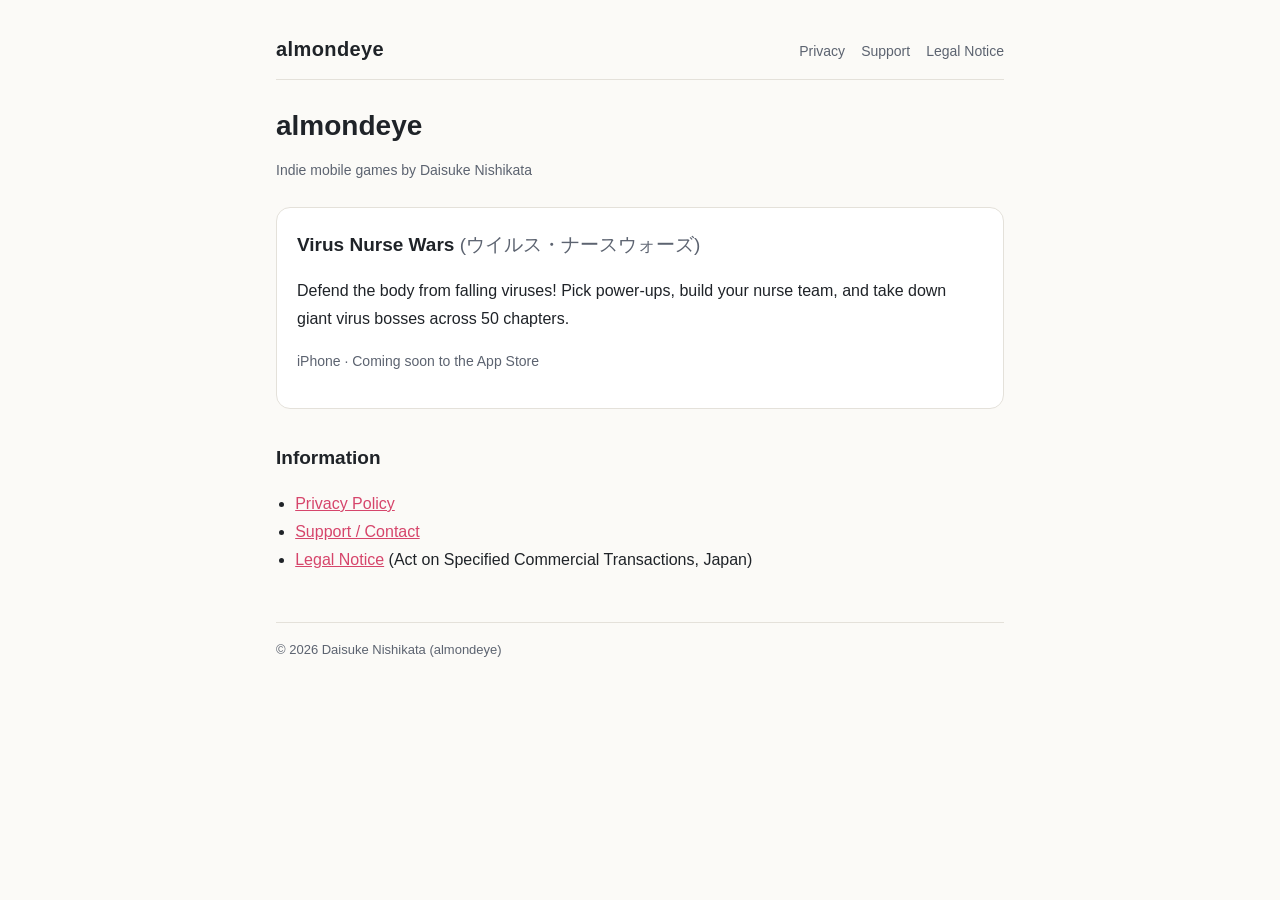
<file: index.html>
<!doctype html>
<html lang="en"><head><meta charset="utf-8"><meta name="viewport" content="width=device-width,initial-scale=1">
<title>almondeye</title><link rel="stylesheet" href="/style.css"></head>
<body><div class="wrap">
<header><a class="brand" href="/">almondeye</a>
<nav><a href="/privacy.html">Privacy</a><a href="/support.html">Support</a><a href="/tokushoho.html">Legal Notice</a></nav></header>
<h1>almondeye</h1>
<p class="meta">Indie mobile games by Daisuke Nishikata</p>
<div class="card">
<h2 style="margin-top:0">Virus Nurse Wars <span style="font-weight:400;color:var(--mut)">(ウイルス・ナースウォーズ)</span></h2>
<p>Defend the body from falling viruses! Pick power-ups, build your nurse team, and take down giant virus bosses across 50 chapters.</p>
<p style="color:var(--mut);font-size:14px">iPhone &middot; Coming soon to the App Store</p>
</div>
<h2>Information</h2>
<ul>
<li><a href="/privacy.html">Privacy Policy</a></li>
<li><a href="/support.html">Support / Contact</a></li>
<li><a href="/tokushoho.html">Legal Notice</a> (Act on Specified Commercial Transactions, Japan)</li>
</ul>
<footer>&copy; 2026 Daisuke Nishikata (almondeye)</footer>
</div></body></html>
</file>
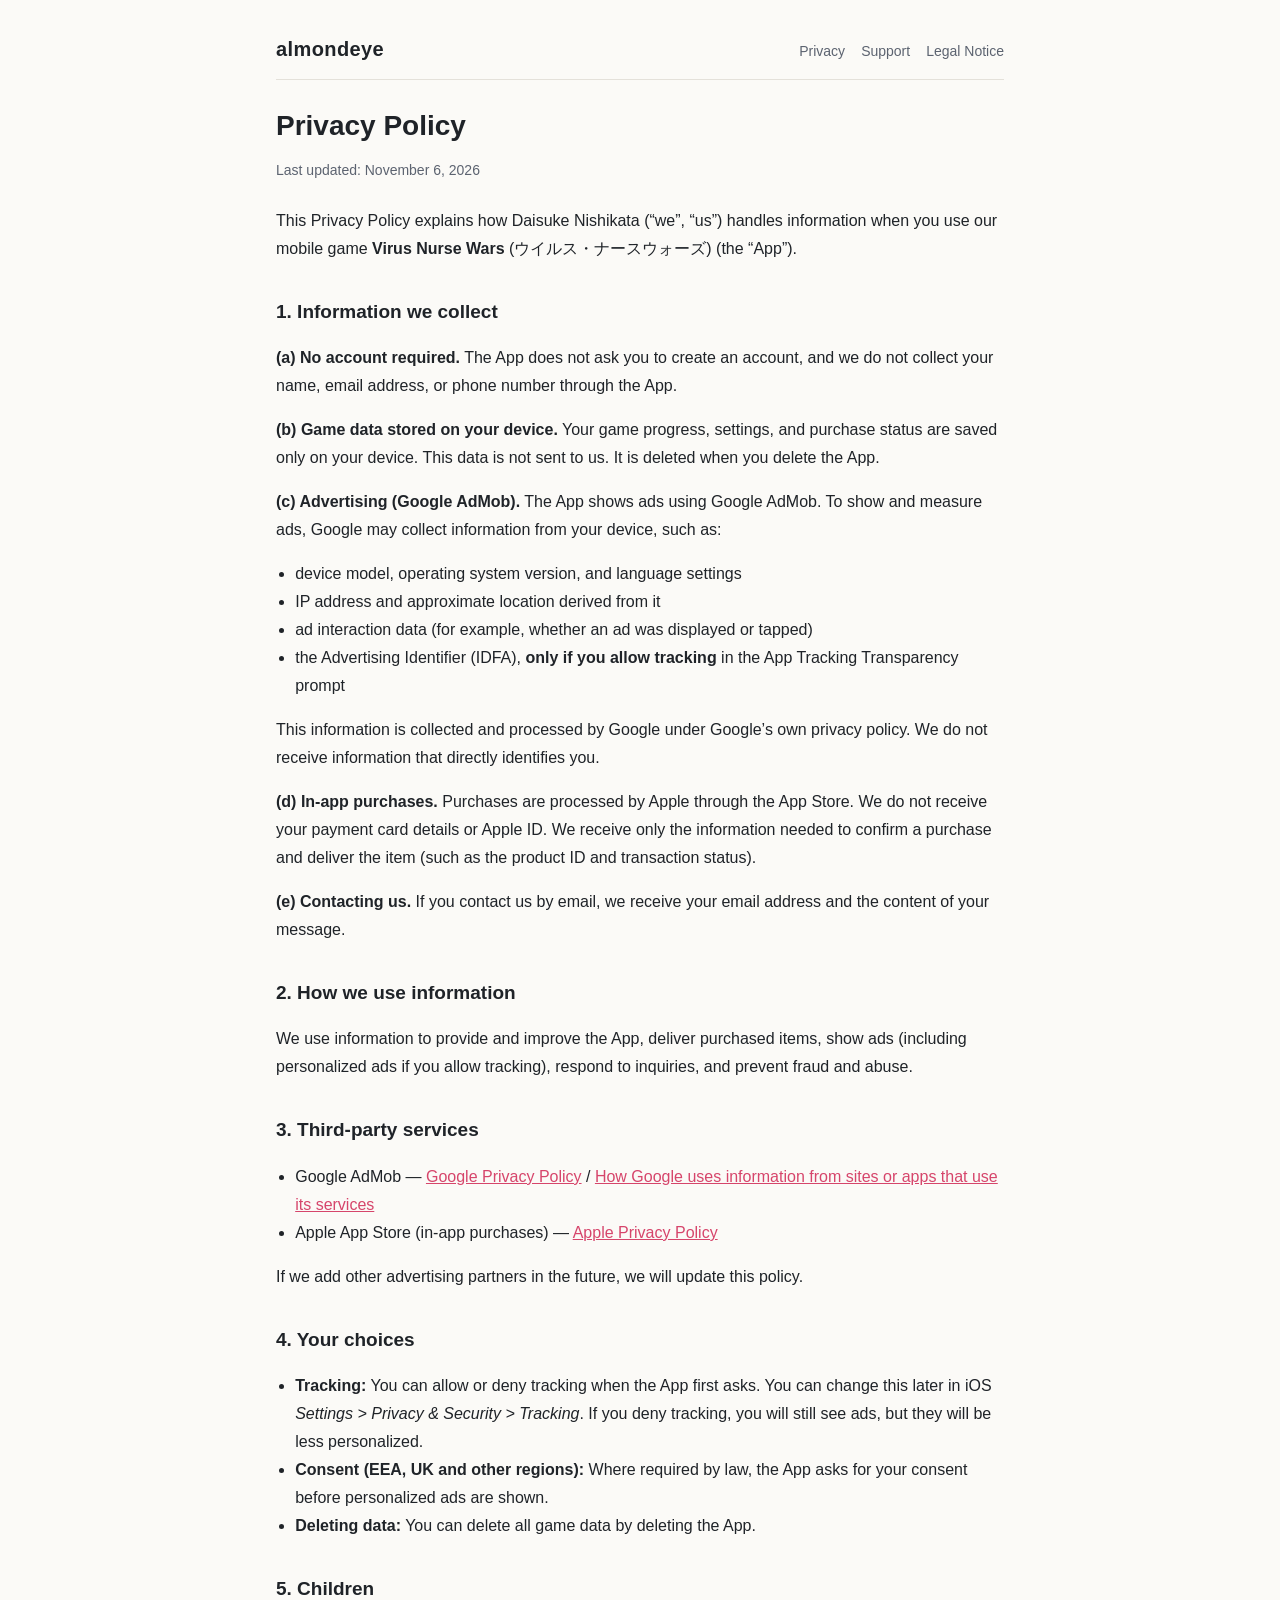
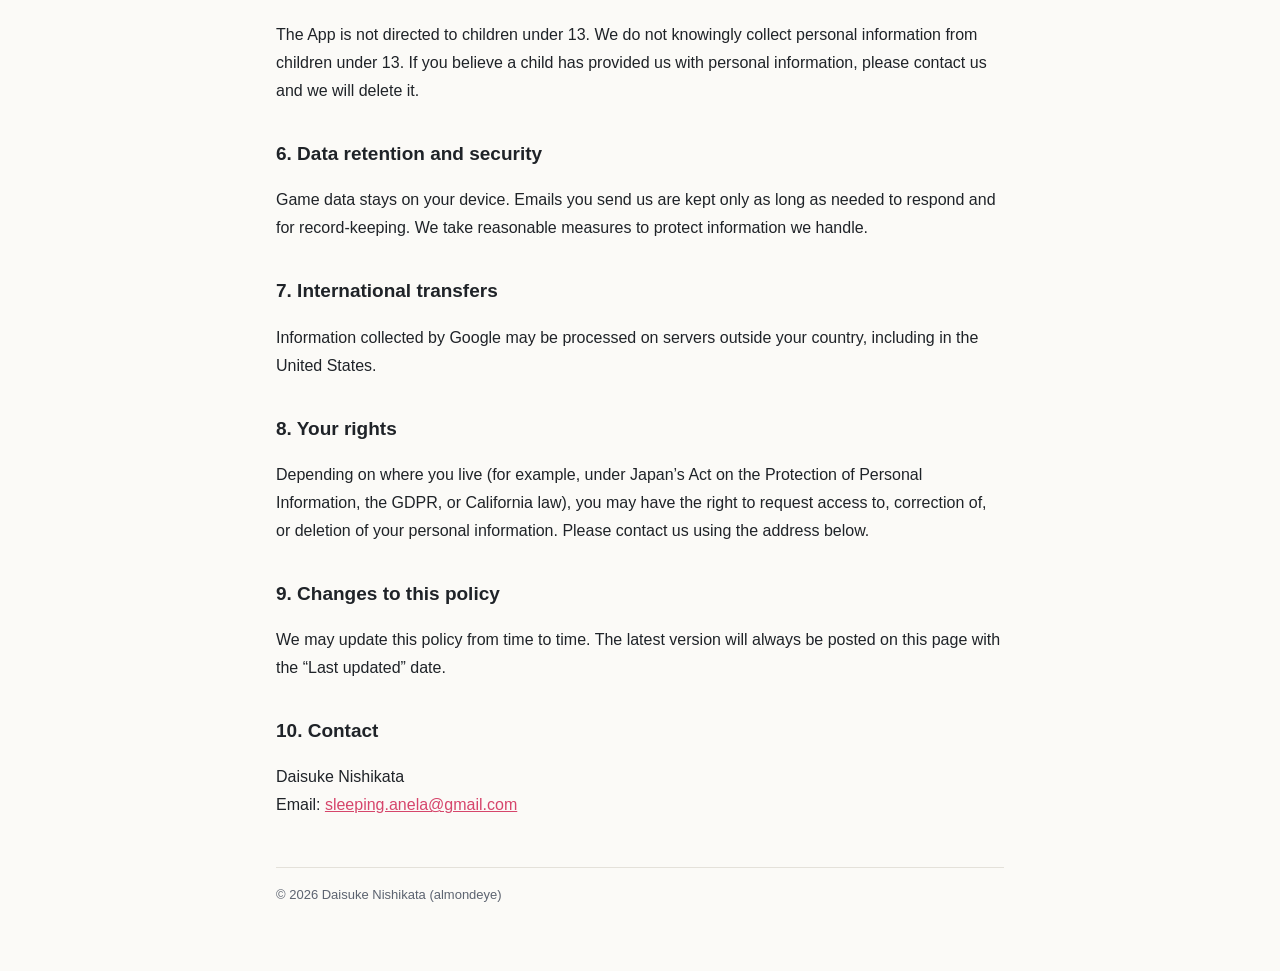
<file: privacy.html>
<!doctype html>
<html lang="en"><head><meta charset="utf-8"><meta name="viewport" content="width=device-width,initial-scale=1">
<title>Privacy Policy - almondeye</title><link rel="stylesheet" href="/style.css"></head>
<body><div class="wrap">
<header><a class="brand" href="/">almondeye</a>
<nav><a href="/privacy.html">Privacy</a><a href="/support.html">Support</a><a href="/tokushoho.html">Legal Notice</a></nav></header>
<h1>Privacy Policy</h1>
<p class="meta">Last updated: November 6, 2026</p>
<p>This Privacy Policy explains how Daisuke Nishikata (&ldquo;we&rdquo;, &ldquo;us&rdquo;) handles information when you use our mobile game <strong>Virus Nurse Wars</strong> (ウイルス・ナースウォーズ) (the &ldquo;App&rdquo;).</p>

<h2>1. Information we collect</h2>
<p><strong>(a) No account required.</strong> The App does not ask you to create an account, and we do not collect your name, email address, or phone number through the App.</p>
<p><strong>(b) Game data stored on your device.</strong> Your game progress, settings, and purchase status are saved only on your device. This data is not sent to us. It is deleted when you delete the App.</p>
<p><strong>(c) Advertising (Google AdMob).</strong> The App shows ads using Google AdMob. To show and measure ads, Google may collect information from your device, such as:</p>
<ul>
<li>device model, operating system version, and language settings</li>
<li>IP address and approximate location derived from it</li>
<li>ad interaction data (for example, whether an ad was displayed or tapped)</li>
<li>the Advertising Identifier (IDFA), <strong>only if you allow tracking</strong> in the App Tracking Transparency prompt</li>
</ul>
<p>This information is collected and processed by Google under Google&rsquo;s own privacy policy. We do not receive information that directly identifies you.</p>
<p><strong>(d) In-app purchases.</strong> Purchases are processed by Apple through the App Store. We do not receive your payment card details or Apple ID. We receive only the information needed to confirm a purchase and deliver the item (such as the product ID and transaction status).</p>
<p><strong>(e) Contacting us.</strong> If you contact us by email, we receive your email address and the content of your message.</p>

<h2>2. How we use information</h2>
<p>We use information to provide and improve the App, deliver purchased items, show ads (including personalized ads if you allow tracking), respond to inquiries, and prevent fraud and abuse.</p>

<h2>3. Third-party services</h2>
<ul>
<li>Google AdMob &mdash; <a href="https://policies.google.com/privacy">Google Privacy Policy</a> / <a href="https://policies.google.com/technologies/partner-sites">How Google uses information from sites or apps that use its services</a></li>
<li>Apple App Store (in-app purchases) &mdash; <a href="https://www.apple.com/legal/privacy/">Apple Privacy Policy</a></li>
</ul>
<p>If we add other advertising partners in the future, we will update this policy.</p>

<h2>4. Your choices</h2>
<ul>
<li><strong>Tracking:</strong> You can allow or deny tracking when the App first asks. You can change this later in iOS <em>Settings &gt; Privacy &amp; Security &gt; Tracking</em>. If you deny tracking, you will still see ads, but they will be less personalized.</li>
<li><strong>Consent (EEA, UK and other regions):</strong> Where required by law, the App asks for your consent before personalized ads are shown.</li>
<li><strong>Deleting data:</strong> You can delete all game data by deleting the App.</li>
</ul>

<h2>5. Children</h2>
<p>The App is not directed to children under 13. We do not knowingly collect personal information from children under 13. If you believe a child has provided us with personal information, please contact us and we will delete it.</p>

<h2>6. Data retention and security</h2>
<p>Game data stays on your device. Emails you send us are kept only as long as needed to respond and for record-keeping. We take reasonable measures to protect information we handle.</p>

<h2>7. International transfers</h2>
<p>Information collected by Google may be processed on servers outside your country, including in the United States.</p>

<h2>8. Your rights</h2>
<p>Depending on where you live (for example, under Japan&rsquo;s Act on the Protection of Personal Information, the GDPR, or California law), you may have the right to request access to, correction of, or deletion of your personal information. Please contact us using the address below.</p>

<h2>9. Changes to this policy</h2>
<p>We may update this policy from time to time. The latest version will always be posted on this page with the &ldquo;Last updated&rdquo; date.</p>

<h2>10. Contact</h2>
<p>Daisuke Nishikata<br>Email: <a href="mailto:sleeping.anela@gmail.com">sleeping.anela@gmail.com</a></p>
<footer>&copy; 2026 Daisuke Nishikata (almondeye)</footer>
</div></body></html>
</file>
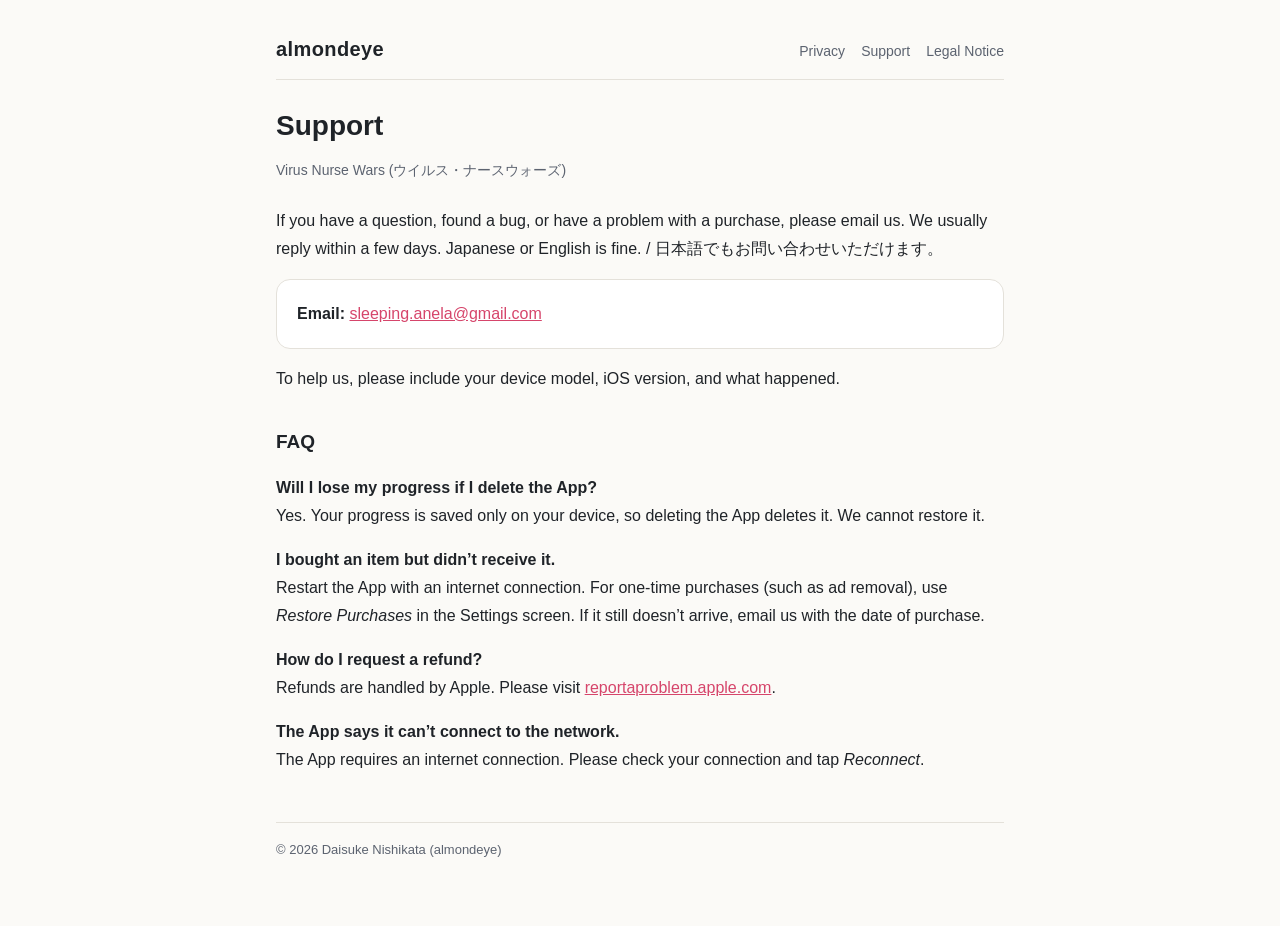
<file: support.html>
<!doctype html>
<html lang="en"><head><meta charset="utf-8"><meta name="viewport" content="width=device-width,initial-scale=1">
<title>Support - almondeye</title><link rel="stylesheet" href="/style.css"></head>
<body><div class="wrap">
<header><a class="brand" href="/">almondeye</a>
<nav><a href="/privacy.html">Privacy</a><a href="/support.html">Support</a><a href="/tokushoho.html">Legal Notice</a></nav></header>
<h1>Support</h1>
<p class="meta">Virus Nurse Wars (ウイルス・ナースウォーズ)</p>
<p>If you have a question, found a bug, or have a problem with a purchase, please email us. We usually reply within a few days. Japanese or English is fine. / 日本語でもお問い合わせいただけます。</p>
<p class="card"><strong>Email:</strong> <a href="mailto:sleeping.anela@gmail.com">sleeping.anela@gmail.com</a></p>
<p>To help us, please include your device model, iOS version, and what happened.</p>

<h2>FAQ</h2>
<p><strong>Will I lose my progress if I delete the App?</strong><br>Yes. Your progress is saved only on your device, so deleting the App deletes it. We cannot restore it.</p>
<p><strong>I bought an item but didn&rsquo;t receive it.</strong><br>Restart the App with an internet connection. For one-time purchases (such as ad removal), use <em>Restore Purchases</em> in the Settings screen. If it still doesn&rsquo;t arrive, email us with the date of purchase.</p>
<p><strong>How do I request a refund?</strong><br>Refunds are handled by Apple. Please visit <a href="https://reportaproblem.apple.com/">reportaproblem.apple.com</a>.</p>
<p><strong>The App says it can&rsquo;t connect to the network.</strong><br>The App requires an internet connection. Please check your connection and tap <em>Reconnect</em>.</p>
<footer>&copy; 2026 Daisuke Nishikata (almondeye)</footer>
</div></body></html>
</file>
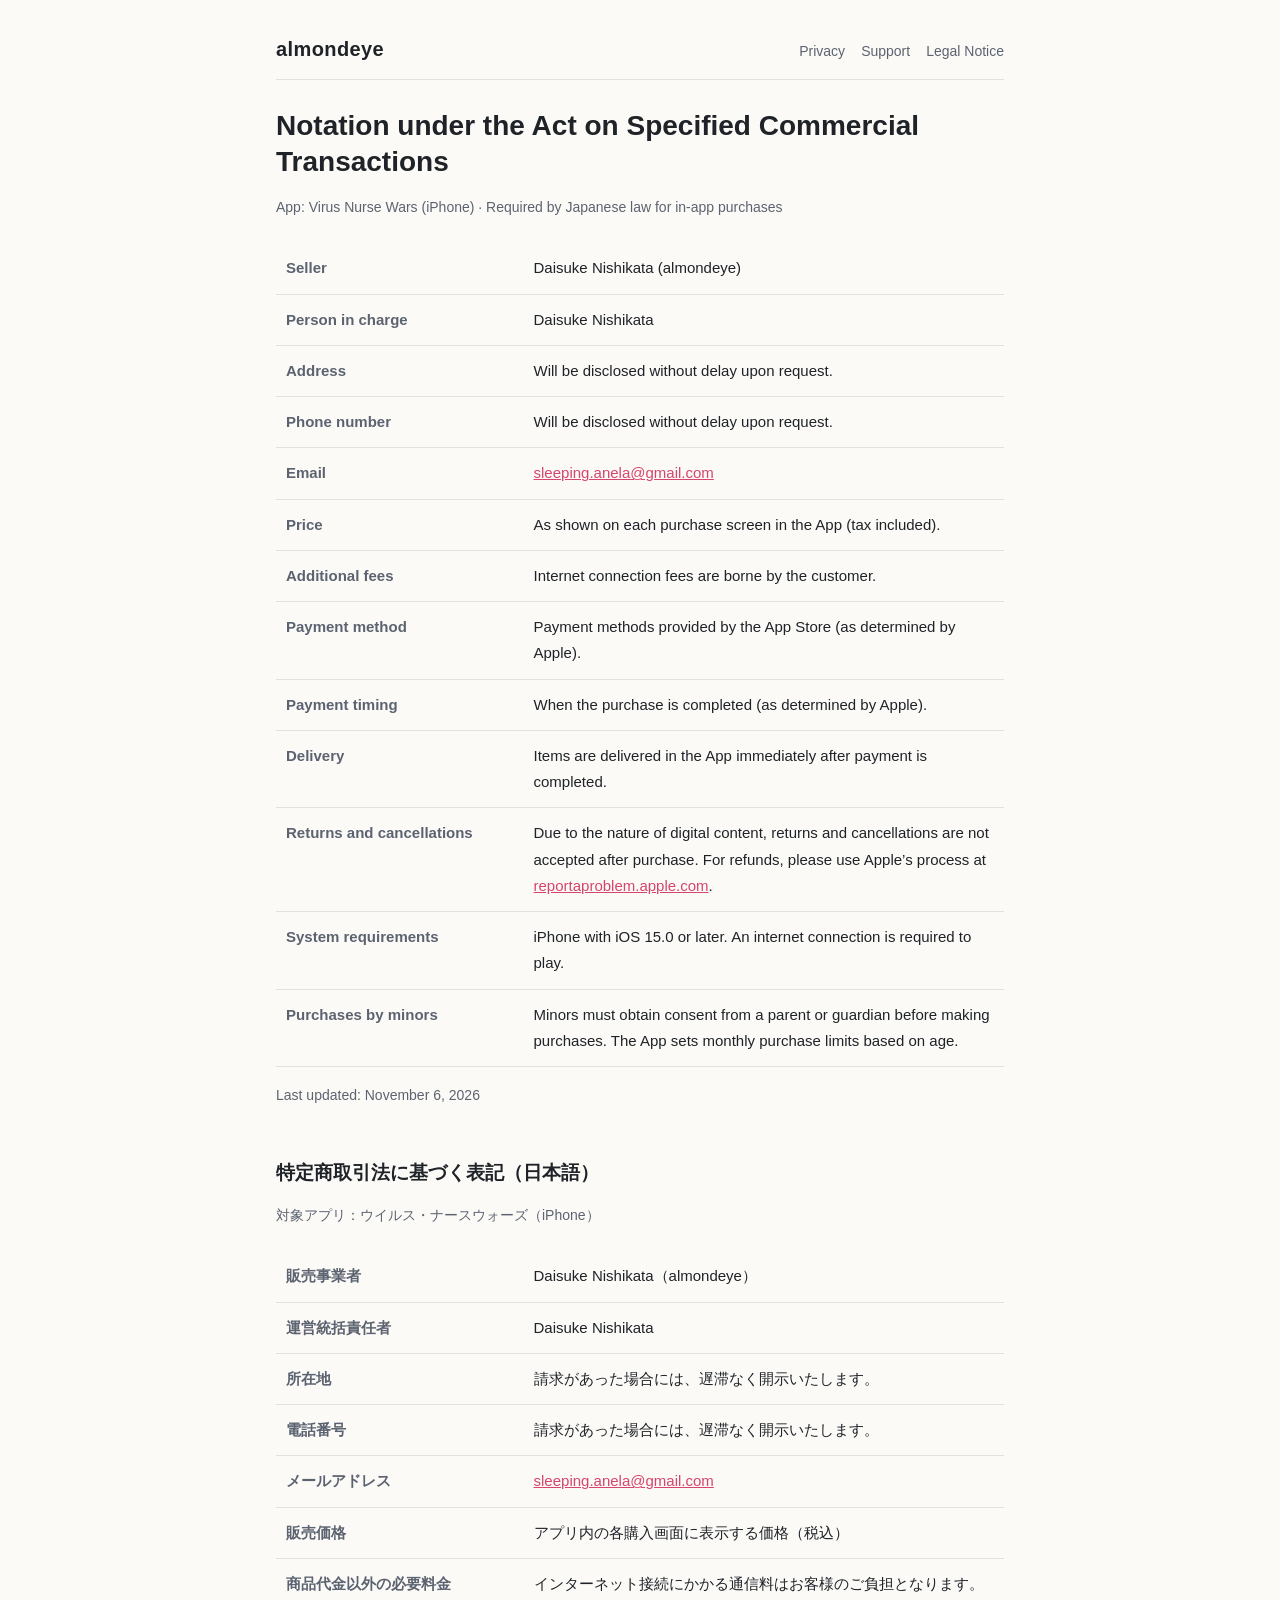
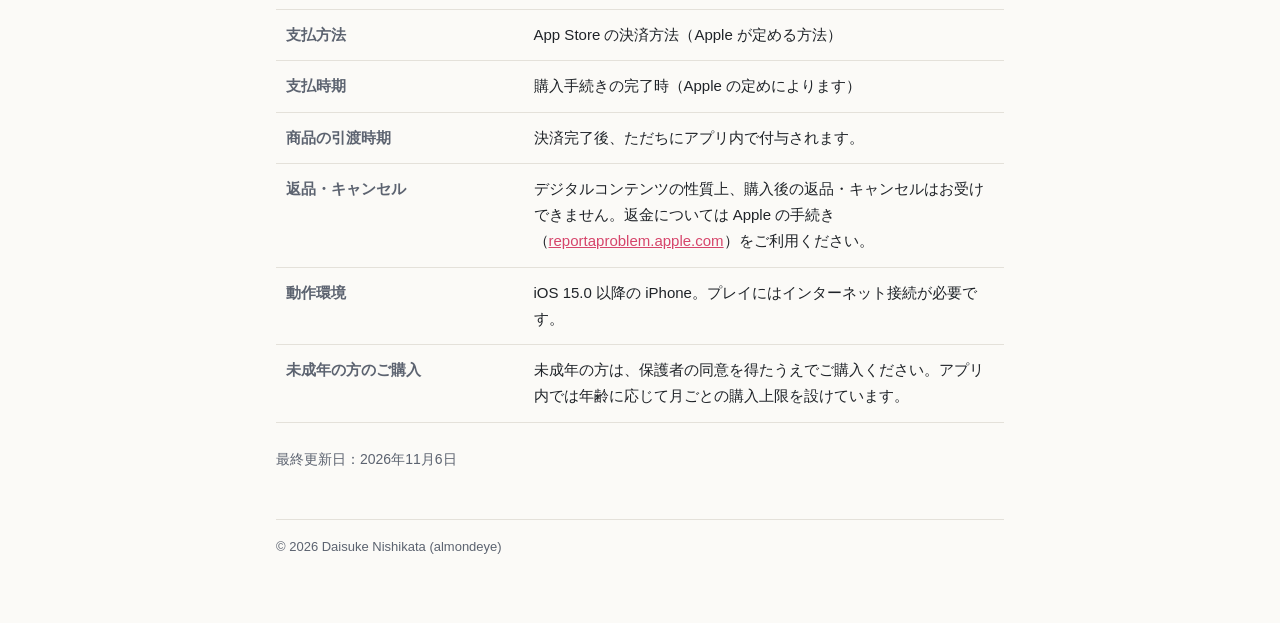
<file: tokushoho.html>
<!doctype html>
<html lang="en"><head><meta charset="utf-8"><meta name="viewport" content="width=device-width,initial-scale=1">
<title>Legal Notice (Japan) - almondeye</title><link rel="stylesheet" href="/style.css"></head>
<body><div class="wrap">
<header><a class="brand" href="/">almondeye</a>
<nav><a href="/privacy.html">Privacy</a><a href="/support.html">Support</a><a href="/tokushoho.html">Legal Notice</a></nav></header>
<h1>Notation under the Act on Specified Commercial Transactions</h1>
<p class="meta">App: Virus Nurse Wars (iPhone) &middot; Required by Japanese law for in-app purchases</p>
<table>
<tr><th>Seller</th><td>Daisuke Nishikata (almondeye)</td></tr>
<tr><th>Person in charge</th><td>Daisuke Nishikata</td></tr>
<tr><th>Address</th><td>Will be disclosed without delay upon request.</td></tr>
<tr><th>Phone number</th><td>Will be disclosed without delay upon request.</td></tr>
<tr><th>Email</th><td><a href="mailto:sleeping.anela@gmail.com">sleeping.anela@gmail.com</a></td></tr>
<tr><th>Price</th><td>As shown on each purchase screen in the App (tax included).</td></tr>
<tr><th>Additional fees</th><td>Internet connection fees are borne by the customer.</td></tr>
<tr><th>Payment method</th><td>Payment methods provided by the App Store (as determined by Apple).</td></tr>
<tr><th>Payment timing</th><td>When the purchase is completed (as determined by Apple).</td></tr>
<tr><th>Delivery</th><td>Items are delivered in the App immediately after payment is completed.</td></tr>
<tr><th>Returns and cancellations</th><td>Due to the nature of digital content, returns and cancellations are not accepted after purchase. For refunds, please use Apple&rsquo;s process at <a href="https://reportaproblem.apple.com/">reportaproblem.apple.com</a>.</td></tr>
<tr><th>System requirements</th><td>iPhone with iOS 15.0 or later. An internet connection is required to play.</td></tr>
<tr><th>Purchases by minors</th><td>Minors must obtain consent from a parent or guardian before making purchases. The App sets monthly purchase limits based on age.</td></tr>
</table>
<p class="meta" style="margin-top:16px">Last updated: November 6, 2026</p>

<h2 style="margin-top:48px">特定商取引法に基づく表記（日本語）</h2>
<p class="meta">対象アプリ：ウイルス・ナースウォーズ（iPhone）</p>
<table>
<tr><th>販売事業者</th><td>Daisuke Nishikata（almondeye）</td></tr>
<tr><th>運営統括責任者</th><td>Daisuke Nishikata</td></tr>
<tr><th>所在地</th><td>請求があった場合には、遅滞なく開示いたします。</td></tr>
<tr><th>電話番号</th><td>請求があった場合には、遅滞なく開示いたします。</td></tr>
<tr><th>メールアドレス</th><td><a href="mailto:sleeping.anela@gmail.com">sleeping.anela@gmail.com</a></td></tr>
<tr><th>販売価格</th><td>アプリ内の各購入画面に表示する価格（税込）</td></tr>
<tr><th>商品代金以外の必要料金</th><td>インターネット接続にかかる通信料はお客様のご負担となります。</td></tr>
<tr><th>支払方法</th><td>App Store の決済方法（Apple が定める方法）</td></tr>
<tr><th>支払時期</th><td>購入手続きの完了時（Apple の定めによります）</td></tr>
<tr><th>商品の引渡時期</th><td>決済完了後、ただちにアプリ内で付与されます。</td></tr>
<tr><th>返品・キャンセル</th><td>デジタルコンテンツの性質上、購入後の返品・キャンセルはお受けできません。返金については Apple の手続き（<a href="https://reportaproblem.apple.com/">reportaproblem.apple.com</a>）をご利用ください。</td></tr>
<tr><th>動作環境</th><td>iOS 15.0 以降の iPhone。プレイにはインターネット接続が必要です。</td></tr>
<tr><th>未成年の方のご購入</th><td>未成年の方は、保護者の同意を得たうえでご購入ください。アプリ内では年齢に応じて月ごとの購入上限を設けています。</td></tr>
</table>
<p class="meta" style="margin-top:24px">最終更新日：2026年11月6日</p>
<footer>&copy; 2026 Daisuke Nishikata (almondeye)</footer>
</div></body></html>
</file>
<file: style.css>
:root{--bg:#fbfaf7;--fg:#1f2328;--mut:#5c6370;--line:#e4e1da;--acc:#d6456b;--card:#fff}
@media (prefers-color-scheme:dark){:root{--bg:#15171a;--fg:#e8e6e3;--mut:#a0a4ab;--line:#2c2f34;--acc:#ff7a9c;--card:#1c1f23}}
*{box-sizing:border-box}
body{margin:0;background:var(--bg);color:var(--fg);font:16px/1.75 -apple-system,BlinkMacSystemFont,"Segoe UI","Hiragino Sans","Noto Sans JP",sans-serif}
.wrap{max-width:760px;margin:0 auto;padding:32px 16px 64px}
header{display:flex;justify-content:space-between;align-items:baseline;flex-wrap:wrap;gap:8px;border-bottom:1px solid var(--line);padding-bottom:12px;margin-bottom:28px}
header a.brand{font-weight:700;font-size:20px;color:var(--fg);text-decoration:none;letter-spacing:.02em}
nav a{color:var(--mut);text-decoration:none;margin-left:16px;font-size:14px}
nav a:hover{color:var(--acc)}
h1{font-size:28px;line-height:1.3;margin:0 0 4px}
h2{font-size:19px;margin:32px 0 8px}
.meta{color:var(--mut);font-size:14px;margin-bottom:24px}
a{color:var(--acc)}
.card{background:var(--card);border:1px solid var(--line);border-radius:14px;padding:20px}
table{width:100%;border-collapse:collapse;font-size:15px}
th,td{text-align:left;vertical-align:top;padding:12px 10px;border-bottom:1px solid var(--line)}
th{width:34%;color:var(--mut);font-weight:600}
@media (max-width:560px){th,td{display:block;width:100%;padding:6px 0}th{padding-top:14px;border-bottom:none}}
ul{padding-left:1.2em}
footer{margin-top:48px;color:var(--mut);font-size:13px;border-top:1px solid var(--line);padding-top:16px}
</file>
